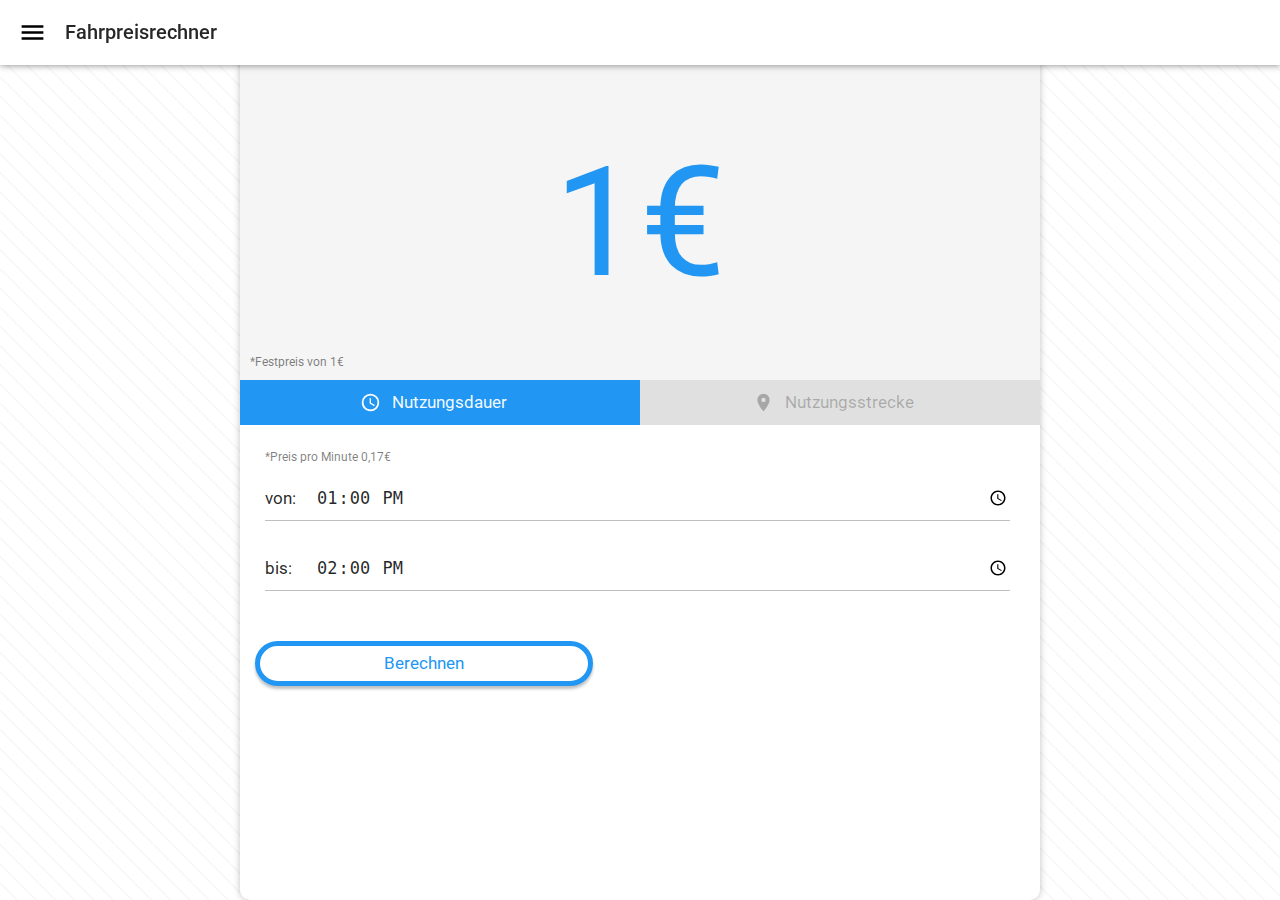
<file: fahrpreisrechner/index.html>
<!DOCTYPE html>

<!--

Ja, das ist alles per Hand geschrieben.
Viele Grüße Team 7 (Felix, Lorenz, Florian, Jan)!



PS: Es gibt ein kleines Easter egg, viel spaß beim Suchen.

-->

<html lang="en" dir="ltr">

<head>

  <meta charset="utf-8">

  <title>Fahrpreisrechner</title>
  <link rel="shortcut icon" href="data/money.svg">

  <meta name="viewport" content="width=device-width, initial-scale=1.0">
  <meta name="mobile-web-app-capable" content="yes">
  <meta name="apple-mobile-web-app-capable" content="yes">

  <link href="https://fonts.googleapis.com/css2?family=Roboto:wght@400;500&display=swap" rel="stylesheet">
  <link rel="stylesheet" href="style.css">

  <script type="text/javascript" src="script.js"></script>

</head>

<body>

  <div id="header">

    <div class="header_icon"></div>
    <div class="header_title">Fahrpreisrechner</div>

  </div>

  <div id="wrapper">

    <div id="preis">1€</div>
    <div id="startpreis">*Festpreis von 1€</div>

    <div id="menu">

      <div id="optionen">

        <div id="opt1" onclick="option(this.id);" class="option option_aktiv" >
          <div class="opt_ico opt_ico_aktiv" id="time_ico"></div>
          <div>Nutzungsdauer</div>
        </div>

        <div id="opt2" onclick="option(this.id);" class="option">
            <div class="opt_ico" id="map_ico"></div>
          <div>Nutzungsstrecke</div>
        </div>

      </div>

      <div id="settings">

        <div id="dauer">

          <div class="festpreis">*Preis pro Minute 0,17€</div>

          <div class="setting">

            <div class="setting_title">von: </div>
            <input id="timeVON" type="time" value="13:00">

          </div>

          <div class="setting">

            <div class="setting_title">bis: </div>
            <input id="timeBIS" type="time" value="14:00">

          </div>

          <div class="berechnen" onclick="dauerBerechnen();">Berechnen</div>

        </div>

        <div id="strecke">

          <div class="festpreis">*Preis pro Kilometer 0,51€</div>

          <div class="setting_header">Strecke in Kilometer</div>
          <input id="streckenSlider" class="setting" type="range" min="1" max="35" value="5" oninput="setRange(this.value)">
          <div id="streckenangabe" class="setting_value">5 km</div>

          <div class="berechnen" onclick="streckeBerechnen();">Berechnen</div>

        </div>

      </div>

    </div>

  </div>

</body>

</html>
</file>
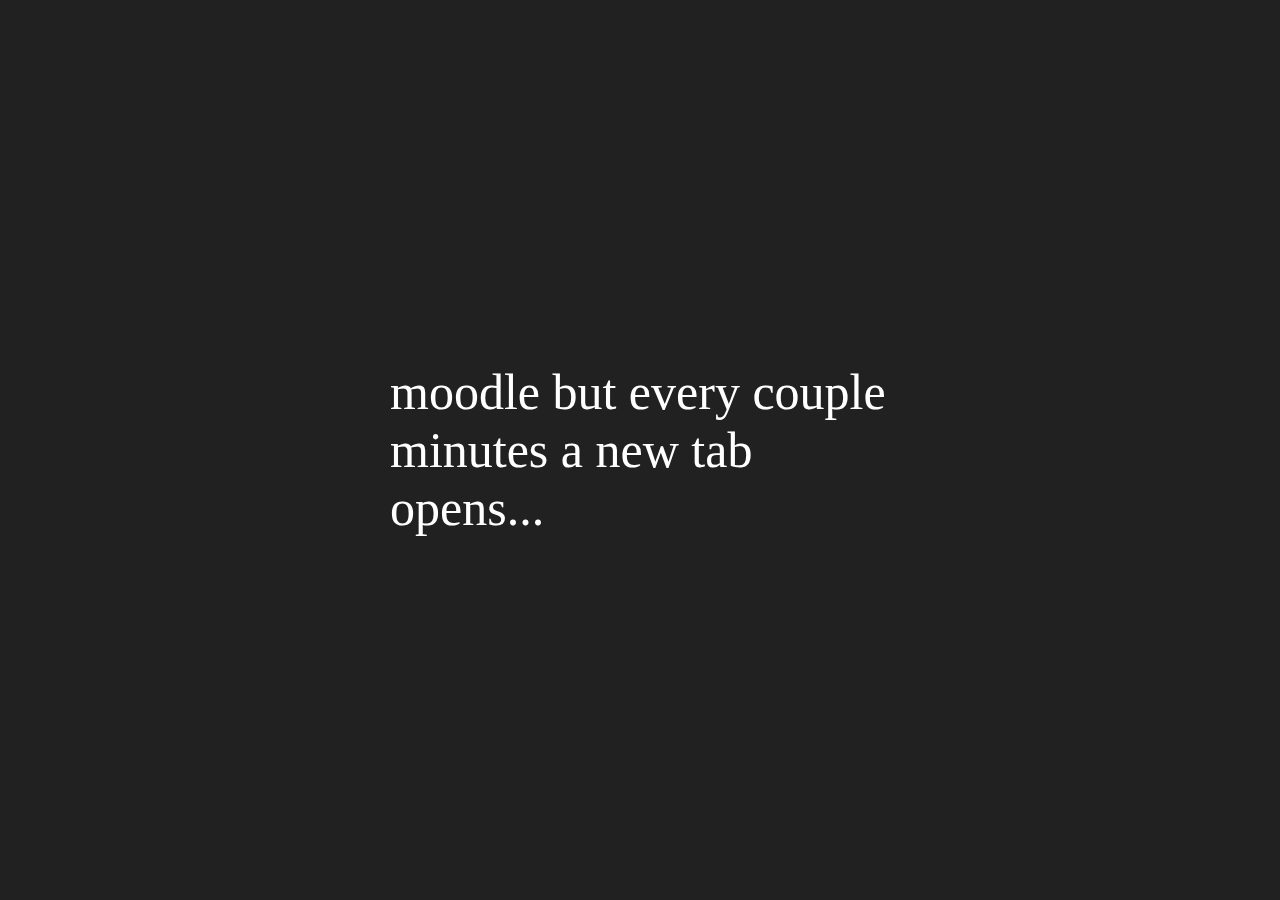
<file: mbecmanto/index.html>
<!DOCTYPE html>

<html lang="en" dir="ltr">

<head>

  <meta charset="utf-8">
  <title>moodle but every couple minutes a new tab opens...</title>
  <link rel="stylesheet" href="style.css">
  <script type="text/javascript" src="script.js"></script>

</head>

<body>

  <div id="title">moodle but every couple minutes a new tab opens...<div>

</body>

</html>
</file>
<file: fahrpreisrechner/style.css>
body{

  position: absolute;
  width: 100%;
  height: 100%;

  margin: 0;
  padding: 0;

  font-family: "Roboto", sans-serif;
  font-size: 0;
  color: rgba(0,0,0,0.85);
  text-align: center;

  background-image: url("data/bg.png");
  background-size: 3%;

}

div{

  display: inline-block;
  vertical-align: top;
  box-sizing: border-box;

}

textarea:focus, input:focus{ outline: none; }

/*-------------------------------------------------------------------------*/

#header{

  display: block;
  position: fixed;

  width: 100%;
  height: 65px;

  background-color: #FFFFFF;
  box-shadow: 0px 0px 7px 0px rgba(0,0,0,0.5);

  text-align: left;

  z-index: 1000;

}

.header_icon{

  width: 65px;
  height: 100%;

  background-position: center;
  background-repeat: no-repeat;
  background-size: 45%;

  background-image: url("data/menu.svg");

}

.header_title{

  width: calc(100% - 65px);
  height: 100%;

  font-size: 20px;
  line-height: 65px;
  font-weight: 500;

}

/*-------------------------------------------------------------------------*/

#wrapper{

  position: relative;

  width: 100%;
  max-width: 800px;
  min-height: 100%;

  text-align: left;
  box-shadow: 0px 0px 7px 0px rgba(0,0,0,0.25);
  border-radius: 10px;

  background-color: #FFFFFF;

}

#preis{

  width: 100%;
  height: 35vh;

  margin-top: 65px;

  background-color: #F5F5F5;

  text-align: center;
  font-size: 17vh;
  line-height: 35vh;
  color: #2196F3;

}

#startpreis{

  width: 100%;
  height: 15px;

  margin-top: -25px;

  padding-left: 10px;

  font-size: 12px;
  color: rgba(0,0,0,0.5);


}

/*-------------------------------------------------------------------------*/

#menu{

  width: 100%;

}


#optionen{

  width: 100%;
  height: 45px;

  overflow: hidden;

}

.option{

  width: 50%;
  height: 100%;

  background-color: #E0E0E0;

  font-size: 17px;
  line-height: 45px;
  text-align: center;
  color: rgba(0,0,0,0.25);

  cursor: pointer;
  user-select: none;

}

.option:hover{ background-color: #BBDEFB;}
.option:active{ background-color: #1976D2; color:rgba(255,255,255,0.95); }

.option_aktiv{

  background-color: #2196F3;
  color: rgba(255,255,255,0.95);

}

.option_aktiv:hover{ background-color: #2196F3; }
.option_aktiv:active{ background-color: #2196F3; }

.opt_ico{

  width: 35px;
  height: 45px;

  margin-left: -20px;

  background-position: center;
  background-repeat: no-repeat;
  background-size: 60%;

  opacity: 0.25;

}

.opt_ico_aktiv{ filter: invert(1); opacity: 1; }

#time_ico{ background-image: url("data/time.svg"); }
#map_ico{ background-image: url("data/map.svg"); }

/*-------------------------------------------------------------------------*/

#settings{

  position: relative;

  width: 100%;
  height: 300px;
  overflow: hidden;

}

.berechnen{

  width: 45%;
  height: 45px;

  margin-top: 25px;
  margin-left: -10px;

  border: 5px solid #2196F3;
  border-radius: 45px;


  box-shadow: 0px 3px 3px 0px rgba(0,0,0,0.25);

  cursor: pointer;
  user-select: none;

  font-size: 17px;
  line-height: 35px;
  text-align: center;
  color: #2196F3;

}

.berechnen:hover{

  border: 5px solid #64B5F6;
  box-shadow: 0px 5px 3px 0px rgba(0,0,0,0.25);
  color: #64B5F6;

}

.berechnen:active{

  border: 5px solid #1976D2;
  box-shadow: 0px 0px 3px 0px rgba(0,0,0,0.25);
  color: #1976D2;

}

.festpreis{

  width: 100%;

  margin-bottom: 12px;

  font-size: 12px;
  color: rgba(0,0,0,0.5);

}

.s0{ animation: s0a 0.3s forwards ease; }
.s1{ animation: s1a 0.3s forwards ease; }
.s2{ animation: s2a 0.3s forwards ease; }
.s3{ animation: s3a 0.3s forwards ease; }

@keyframes s0a {

  0%  { transform: translateX(100%); }
  100%{ transform: translateX(0%);   }

}

@keyframes s1a {

  0%  { transform: translateX(0%);   }
  100%{ transform: translateX(100%); }

}

@keyframes s2a {

  0%  { transform: translateX(0%);   }
  100%{ transform: translateX(-100%); }

}

@keyframes s3a {

  0%  { transform: translateX(-100%);   }
  100%{ transform: translateX(0%); }

}

/*-------------------------------------------------------------------------*/

#dauer{

  display: block;
  position: absolute;

  transform: translateX(0%);

  width: 100%;
  padding: 25px;

}

.setting{

  width: 100%;
  height: 45px;

  margin-bottom: 25px;

}

.setting_title{

  width: 50px;
  height: 100%;

  border-bottom: 1px solid rgba(0,0,0,0.25);

  font-size: 17px;
  line-height: 45px;

}

input[type=time]{

  box-sizing: border-box;

  width: calc(100% - 55px);
  height: 100%;

  border: none;
  border-bottom: 1px solid rgba(0,0,0,0.25);
  background-color: #FFFFFF;

  font-size: 17px;
  line-height: 45px;
  color: rgba(0,0,0,0.85);

}

/*-------------------------------------------------------------------------*/

#strecke{

  display: block;
  position: absolute;

  transform: translateX(100%);

  width: 100%;
  padding: 25px;

}


.setting_header{

  width: 100%;
  font-size: 17px;

}

.setting_value{

  width: 100%;
  height: 45px;

  margin-top: -25px;
  margin-bottom: 25px;

  font-size: 25px;
  color: #2196F3;

  border-bottom: 1px solid rgba(0,0,0,0.25);

}
</file>
<file: mbecmanto/style.css>
body{

  margin: 0;
  padding: 0;

  background-color: #212121;

}

#title{

  position: absolute;

  width: 500px;

  top: 50%;
  left: 50%;
  transform: translate(-50%, -50%);

  font-size: 50px;
  color: #FFFFFF;


}
</file>
